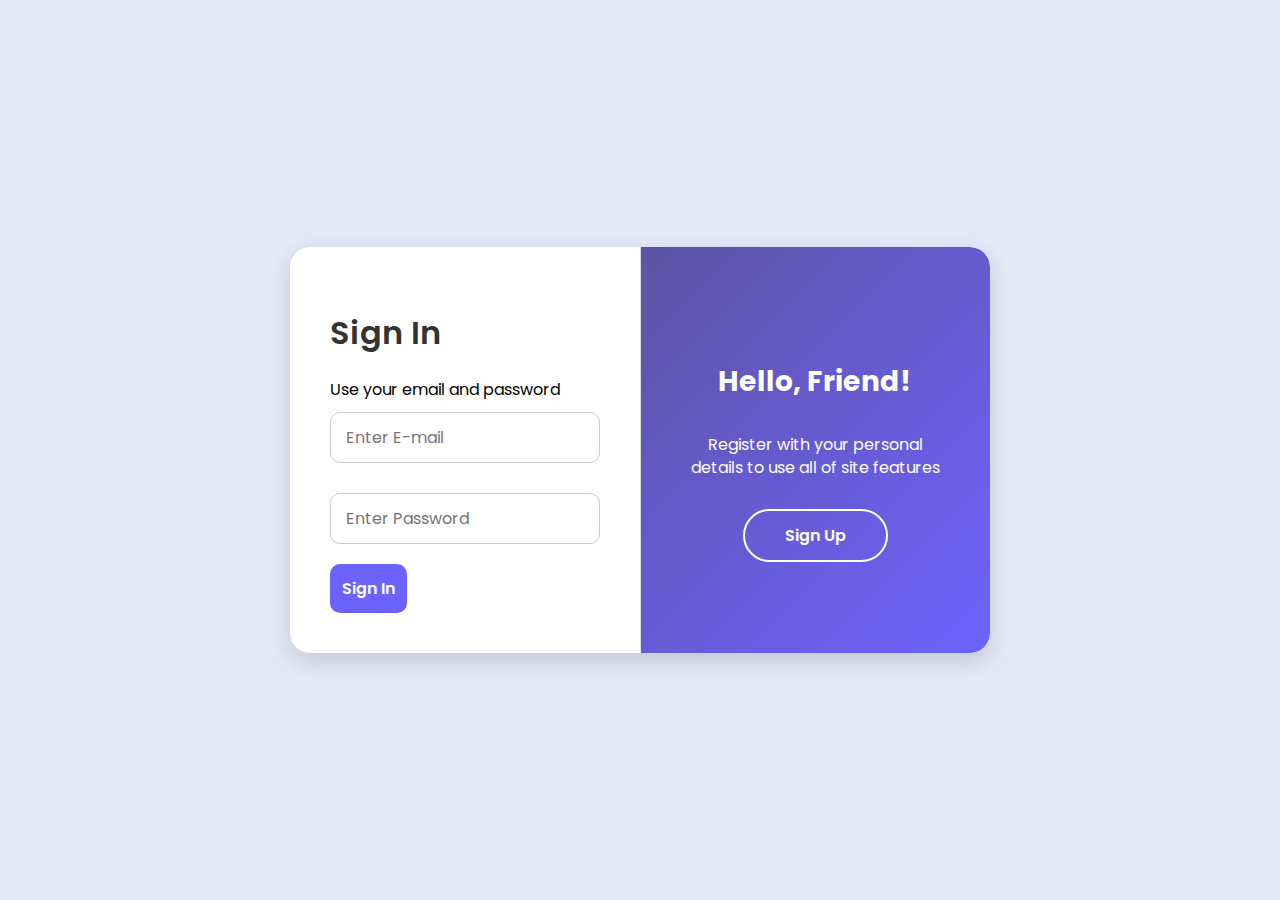
<file: login.html>
<!DOCTYPE html>
<html lang="en">
<head>
  <meta charset="UTF-8" />
  <meta name="viewport" content="width=device-width, initial-scale=1.0">
  <title>Mr. Bhusal - Login</title>
  <link rel="icon" href="logopb.png" type="image/png" />
  <style>
    @import url('https://fonts.googleapis.com/css2?family=Poppins:wght@400;600&display=swap');
    * {
      box-sizing: border-box;
      font-family: 'Poppins', sans-serif;
    }
    body, html {
      margin: 0; padding: 0; height: 100vh;
      background: #e4e9f7;
      display: flex; justify-content: center; align-items: center;
    }
    .container {
      width: 700px;
      background: #fff;
      border-radius: 20px;
      box-shadow: 0 8px 24px rgba(0,0,0,0.15);
      display: flex;
      overflow: hidden;
    }
    .form-container {
      flex: 1;
      padding: 40px;
      display: flex;
      flex-direction: column;
      justify-content: center;
      border-right: 1px solid #ddd;
    }
    h1 {
      margin-bottom: 20px;
      font-weight: 600;
      color: #333;
    }
    input {
      width: 100%;
      padding: 12px 15px;
      margin: 10px 0 20px 0;
      border: 1px solid #ccc;
      border-radius: 10px;
      font-size: 16px;
      outline: none;
      transition: border-color 0.3s;
    }
    input:focus {
      border-color: #6c63ff;
    }
    button {
      background-color: #6c63ff;
      border: none;
      color: white;
      padding: 12px;
      font-weight: 600;
      border-radius: 10px;
      cursor: pointer;
      font-size: 16px;
      transition: background-color 0.3s;
    }
    button:hover {
      background-color: #5548c8;
    }
    .sign-up-side {
      flex: 1;
      background: linear-gradient(135deg, #5e54a4, #6c63ff);
      color: white;
      border-top-right-radius: 20px;
      border-bottom-right-radius: 20px;
      padding: 40px;
      display: flex;
      flex-direction: column;
      justify-content: center;
      align-items: center;
      text-align: center;
    }
    .sign-up-side h2 {
      font-size: 28px;
      margin-bottom: 15px;
    }
    .sign-up-side p {
      margin-bottom: 30px;
      font-size: 16px;
      line-height: 1.4;
    }
    .sign-up-side button {
      border: 2px solid white;
      background: transparent;
      padding: 12px 40px;
      font-weight: 600;
      border-radius: 30px;
      cursor: pointer;
      color: white;
      font-size: 16px;
      transition: background-color 0.3s, color 0.3s;
    }
    .sign-up-side button:hover {
      background-color: white;
      color: #6c63ff;
    }
  </style>
</head>
<body>

<div class="container">
  <div class="form-container">
    <form id="login-form">
      <h1>Sign In</h1>
      <span>Use your email and password</span>
      <input type="email" id="email" name="email" placeholder="Enter E-mail" required />
      <input type="password" id="password" name="password" placeholder="Enter Password" required />
      <button type="submit">Sign In</button>
    </form>
  </div>
  <div class="sign-up-side">
    <h2>Hello, Friend!</h2>
    <p>Register with your personal details to use all of site features</p>
    <button id="go-signup">Sign Up</button>
  </div>
</div>

<script>
  // Redirect to signup page
  document.getElementById('go-signup').addEventListener('click', () => {
    window.location.href = 'signup.html';
  });

  // Login validation
  document.getElementById('login-form').addEventListener('submit', function(e) {
    e.preventDefault();
    const email = e.target.email.value.trim();
    const password = e.target.password.value.trim();

    // Get users object from localStorage (assumed to be in this shape)
    const users = JSON.parse(localStorage.getItem('users') || '{}');

    if(users[email] && users[email].password === password) {
      // If user has an avatar URL saved during signup, use it. Else fallback avatar
      const avatarUrl = users[email].avatarUrl || 'https://i.pravatar.cc/40?u=' + encodeURIComponent(email);
localStorage.setItem('loggedIn', 'true');
localStorage.setItem('avatarUrl', users[email].avatarUrl);
localStorage.setItem('userEmail', email);
      // Save login status and avatar to localStorage for mainpage to read
      localStorage.setItem('loggedIn', 'true');
      localStorage.setItem('avatarUrl', avatarUrl);
      localStorage.setItem('userEmail', email);

      alert("Login successful!");
      window.location.href = "index.html"; // Redirect to homepage
    } else {
      alert("Invalid email or password");
    }
    localStorage.setItem('loggedIn', 'true');
localStorage.setItem('avatarUrl', YOUR_UPLOADED_AVATAR_URL_OR_BASE64);
localStorage.setItem('userEmail', USER_EMAIL);

  });
</script>

</body>
</html>
</file>
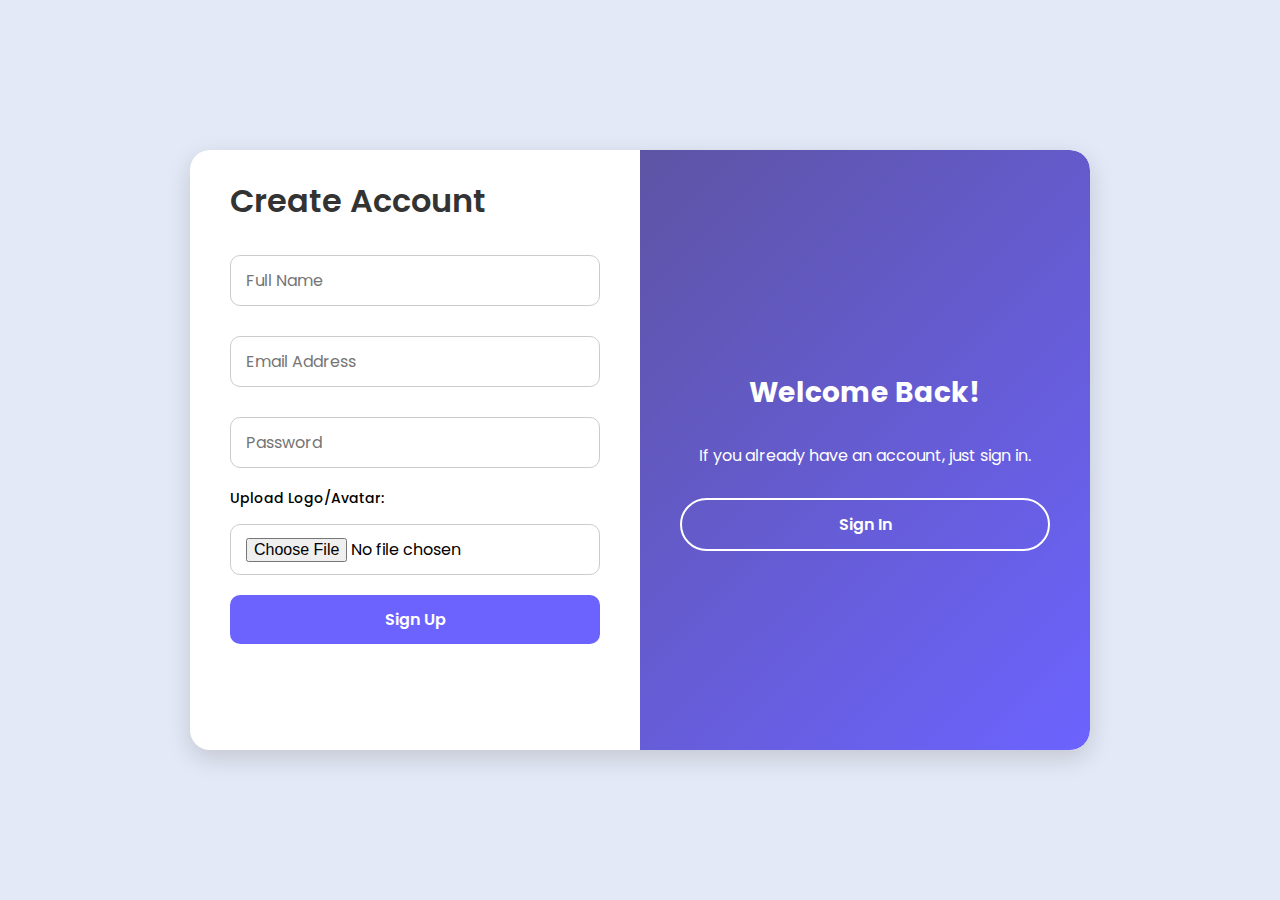
<file: signup.html>
<!DOCTYPE html>
<html lang="en">
<head>
  <meta charset="UTF-8" />
  <meta name="viewport" content="width=device-width, initial-scale=1" />
  <title>Mr. Bhusal - Sign Up</title>
  <link rel="icon" href="logopb.png" type="image/png" />
  <style>
    @import url('https://fonts.googleapis.com/css2?family=Poppins:wght@400;600&display=swap');
    * {
      box-sizing: border-box;
      font-family: 'Poppins', sans-serif;
    }
    body, html {
      margin: 0;
      padding: 0;
      height: 100vh;
      background: #e4e9f7;
      display: flex;
      justify-content: center;
      align-items: center;
    }
    .container {
      display: flex;
      flex-wrap: wrap;
      background: #fff;
      border-radius: 20px;
      box-shadow: 0 8px 24px rgba(0,0,0,0.15);
      overflow: hidden;
      max-width: 900px;
      width: 100%;
      height: 600px;
    }
    .form-container {
      flex: 1 1 400px;
      padding: 40px;
      display: flex;
      flex-direction: column;
      justify-content: center;
       height: 500px;
    }
    h1 {
      margin-bottom: 20px;
      font-weight: 600;
      color: #333;
    }
    label {
      font-size: 14px;
      font-weight: 500;
      margin-bottom: 5px;
      display: block;
    }
    input {
      width: 100%;
      padding: 12px 15px;
      margin: 10px 0 20px 0;
      border: 1px solid #ccc;
      border-radius: 10px;
      font-size: 16px;
      outline: none;
      transition: border-color 0.3s;
    }
    input:focus {
      border-color: #6c63ff;
    }
    button {
      background-color: #6c63ff;
      border: none;
      color: white;
      padding: 12px;
      font-weight: 600;
      border-radius: 10px;
      cursor: pointer;
      font-size: 16px;
      transition: background-color 0.3s;
      width: 100%;
    }
    button:hover {
      background-color: #5548c8;
    }
    .sign-in-side {
      flex: 1 1 400px;
      background: linear-gradient(135deg, #5e54a4, #6c63ff);
      color: white;
      border-top-right-radius: 20px;
      border-bottom-right-radius: 20px;
      padding: 40px;
      display: flex;
      flex-direction: column;
      justify-content: center;
      align-items: center;
      text-align: center;
    }
    .sign-in-side h2 {
      font-size: 28px;
      margin-bottom: 15px;
    }
    .sign-in-side p {
      margin-bottom: 30px;
      font-size: 16px;
      line-height: 1.4;
    }
    .sign-in-side button {
      border: 2px solid white;
      background: transparent;
      padding: 12px 40px;
      font-weight: 600;
      border-radius: 30px;
      cursor: pointer;
      color: white;
      font-size: 16px;
      transition: background-color 0.3s, color 0.3s;
    }
    .sign-in-side button:hover {
      background-color: white;
      color: #6c63ff;
    }
    /* Responsive adjustments */
    @media (max-width: 768px) {
      body, html {
        height: auto;
        padding: 20px 0;
      }
      .container {
        flex-direction: column;
        border-radius: 15px;
      }
      .sign-in-side {
        border-radius: 0;
      }
    }
  </style>
</head>
<body>

<div class="container">
  <div class="form-container sign-up">
    <form id="signup-form">
      <h1>Create Account</h1>
      <input type="text" id="name" name="name" placeholder="Full Name" required />
      <input type="email" id="email" name="email" placeholder="Email Address" required />
      <input type="password" id="password" name="password" placeholder="Password" required />
      <label>Upload Logo/Avatar:</label>
      <input type="file" id="logo" name="logo" accept="image/*" required />
      <button type="submit">Sign Up</button>
    </form>
  </div>
  <div class="sign-in-side">
    <h2>Welcome Back!</h2>
    <p>If you already have an account, just sign in.</p>
    <button id="go-login">Sign In</button>
  </div>
</div>

<script>
  document.getElementById('go-login').addEventListener('click', () => {
    window.location.href = 'login.html';
  });

  document.getElementById('signup-form').addEventListener('submit', function(e) {
    e.preventDefault();
    const name = e.target.name.value.trim();
    const email = e.target.email.value.trim();
    const password = e.target.password.value.trim();
    const logoFile = document.getElementById('logo').files[0];

    if (!logoFile) {
      alert('Please upload a logo.');
      return;
    }

    // First check if user exists to avoid async race
    let users = JSON.parse(localStorage.getItem('users') || '{}');
    if (users[email]) {
      alert('User with this email already exists. Please login.');
      return;
    }

    const reader = new FileReader();
    reader.onload = function(event) {
      const logoBase64 = event.target.result;

      // Save user data with consistent avatarUrl key
      users[email] = { name, password, avatarUrl: logoBase64 };
      localStorage.setItem('users', JSON.stringify(users));

      alert(`Account created for ${name}! Please login.`);
      window.location.href = 'login.html';
    };
    reader.readAsDataURL(logoFile);
  });
</script>

</body>
</html>
</file>
